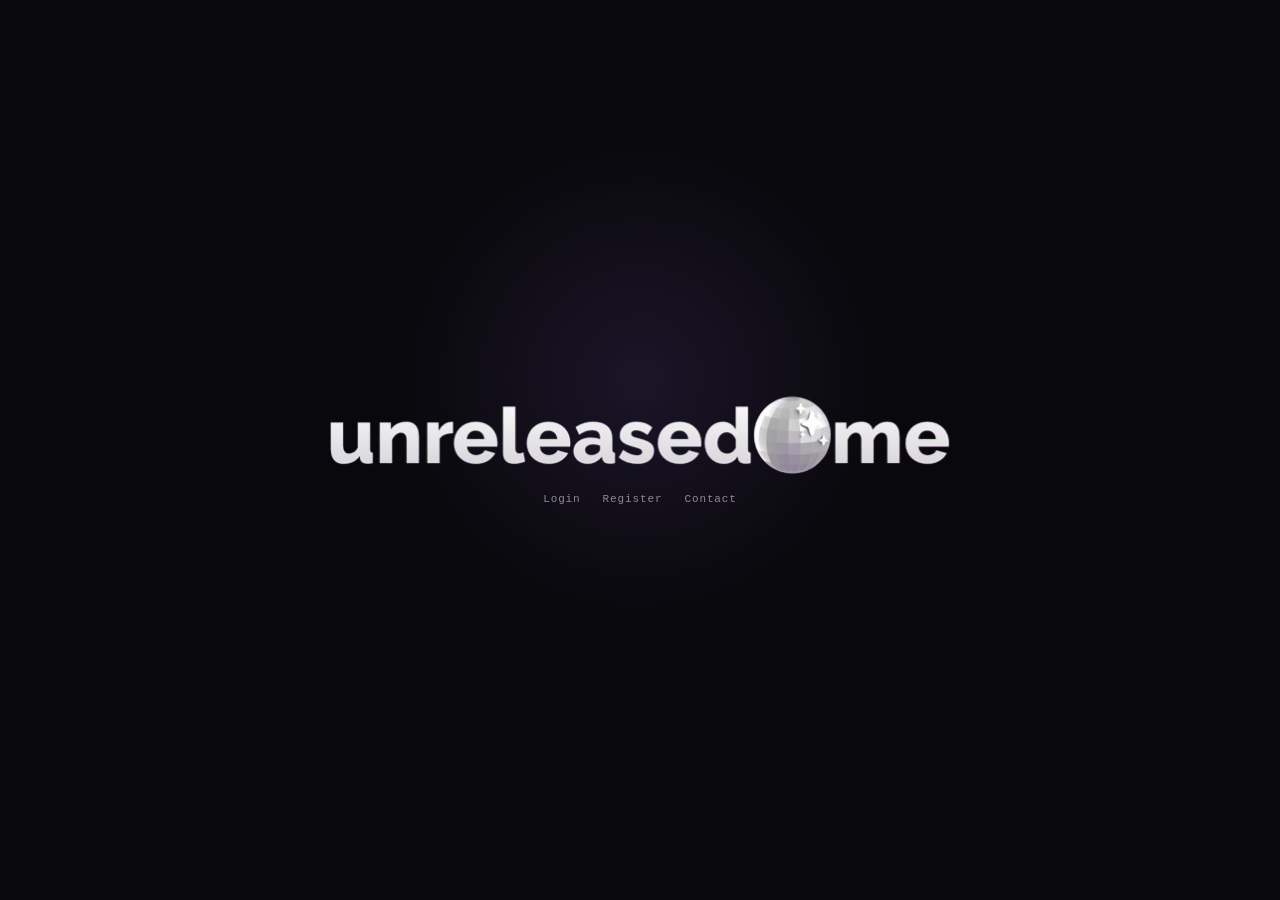
<file: index.html>
<!doctype html>
<html lang="en">
  <head>
    <meta charset="UTF-8" />
    <meta name="viewport" content="width=device-width, initial-scale=1.0" />
    <meta name="description" content="Unreleased.me" />
    <title>unreleased.me</title>
    <link rel="stylesheet" href="styles.css" />
  </head>
  <body>
    <main class="landing-page">
      <div class="landing-content">
        <div class="landing-logo">
          <img src="assets/unreleased-logo.png" alt="Unreleased.me" />
        </div>
        <nav class="landing-links" aria-label="Main navigation">
          <a href="login.html">Login</a>
          <a href="register.html">Register</a>
          <a href="contact.html">Contact</a>
        </nav>
      </div>
    </main>
  </body>
</html>
</file>
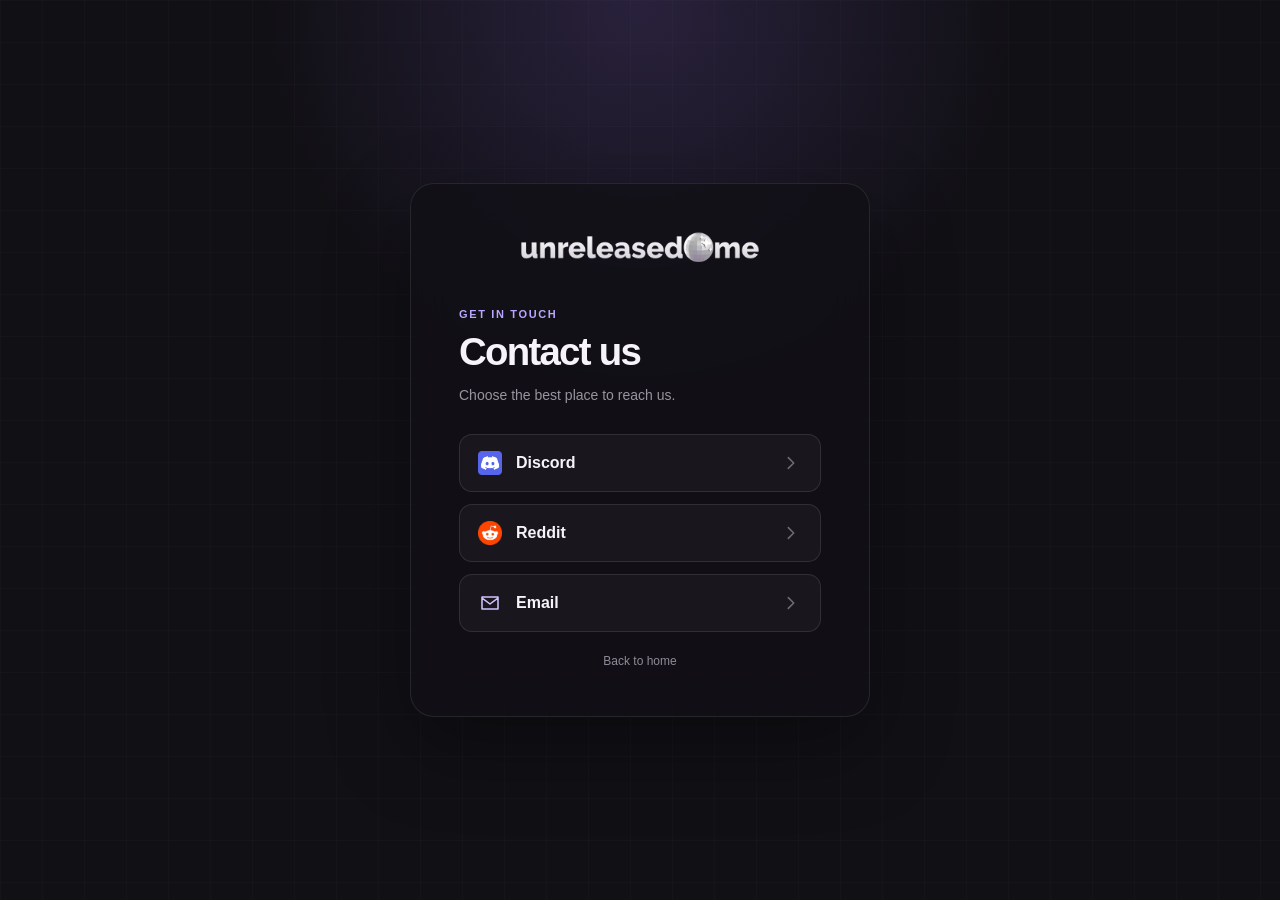
<file: contact.html>
<!doctype html>
<html lang="en">
  <head>
    <meta charset="UTF-8" />
    <meta name="viewport" content="width=device-width, initial-scale=1.0" />
    <meta name="description" content="Contact Unreleased.me." />
    <title>Contact | unreleased.me</title>
    <link rel="stylesheet" href="styles.css" />
  </head>
  <body>
    <main class="login-page contact-page">
      <section class="form-panel">
        <div class="form-wrap">
          <a class="form-brand" href="index.html" aria-label="Unreleased.me home">
            <img src="assets/unreleased-logo.png" alt="Unreleased.me" />
          </a>

          <div class="form-heading">
            <p class="form-heading__kicker">Get in touch</p>
            <h1>Contact us</h1>
            <p>Choose the best place to reach us.</p>
          </div>

          <div class="contact-options">
            <a class="contact-button contact-button--discord" href="https://discord.gg/4EZWnXbHEE" target="_blank" rel="noopener noreferrer">
              <span class="contact-image-icon" aria-hidden="true">
                <img src="assets/discord-logo.png" alt="" />
              </span>
              <span>Discord</span>
              <svg class="contact-arrow" viewBox="0 0 20 20" aria-hidden="true"><path d="m7 4 6 6-6 6" /></svg>
            </a>

            <a class="contact-button contact-button--reddit" href="https://www.reddit.com/r/UnreleasedDisco/" target="_blank" rel="noopener noreferrer">
              <span class="contact-image-icon contact-image-icon--reddit" aria-hidden="true">
                <img src="assets/reddit-logo.png" alt="" />
              </span>
              <span>Reddit</span>
              <svg class="contact-arrow" viewBox="0 0 20 20" aria-hidden="true"><path d="m7 4 6 6-6 6" /></svg>
            </a>

            <button class="contact-button contact-button--email" type="button" aria-expanded="false" aria-controls="contact-email-display">
              <svg viewBox="0 0 24 24" aria-hidden="true">
                <path d="M4 6h16v12H4zM4 7l8 6 8-6" />
              </svg>
              <span>Email</span>
              <svg class="contact-arrow" viewBox="0 0 20 20" aria-hidden="true"><path d="m7 4 6 6-6 6" /></svg>
            </button>
          </div>

          <div class="contact-email-display" id="contact-email-display" hidden>
            <span>Email us at</span>
            <a href="mailto:unreleaseddotme@gmail.com">unreleaseddotme@gmail.com</a>
          </div>

          <a class="page-back-link" href="index.html">Back to home</a>
        </div>
      </section>
    </main>

    <script src="contact.js"></script>
  </body>
</html>
</file>
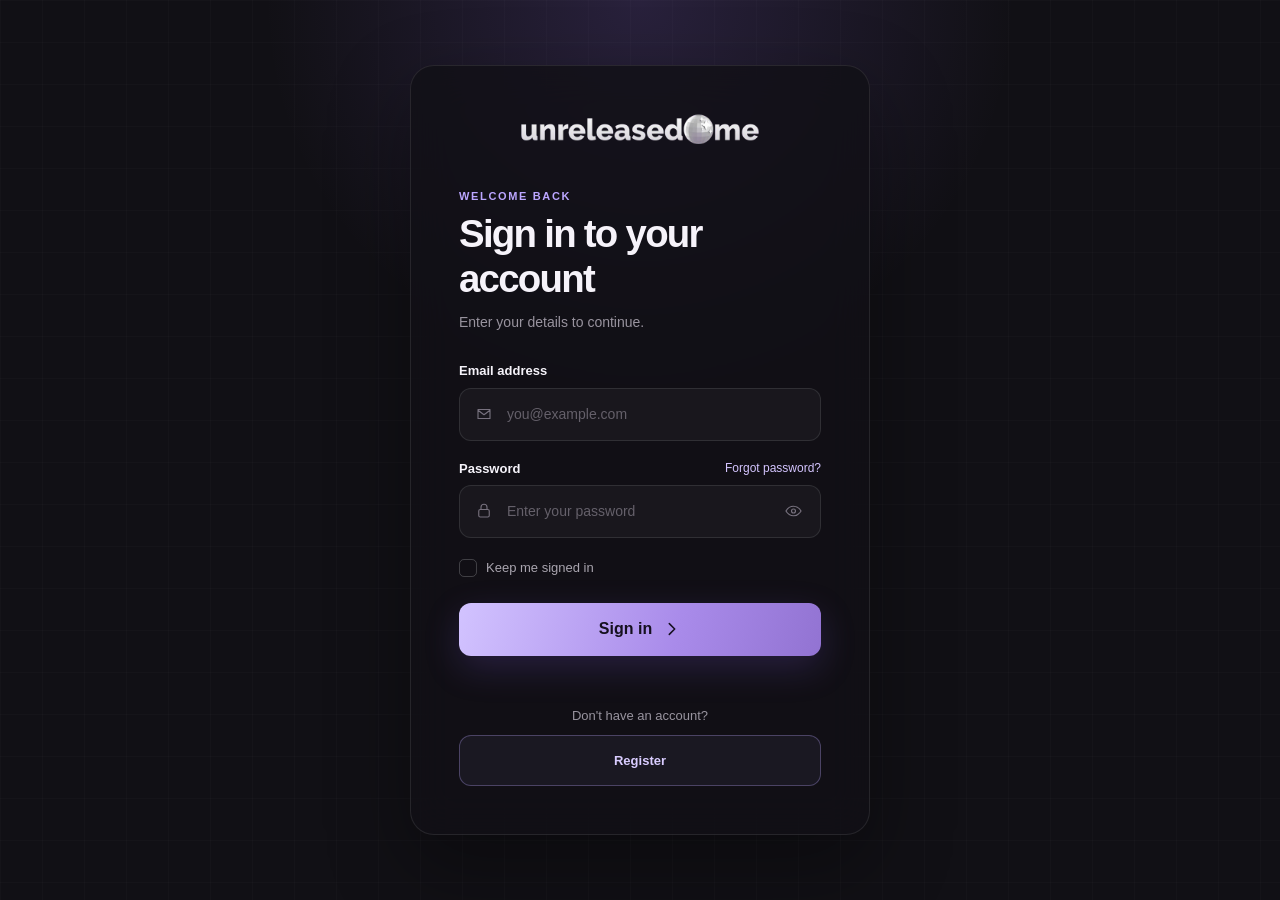
<file: login.html>
<!doctype html>
<html lang="en">
  <head>
    <meta charset="UTF-8" />
    <meta name="viewport" content="width=device-width, initial-scale=1.0" />
    <meta name="description" content="Sign in to Unreleased.me." />
    <title>Sign in | unreleased.me</title>
    <link rel="stylesheet" href="styles.css" />
  </head>
  <body>
    <main class="login-page">
      <section class="form-panel">
        <div class="form-wrap">
          <a class="form-brand" href="index.html" aria-label="Unreleased.me home">
            <img src="assets/unreleased-logo.png" alt="Unreleased.me" />
          </a>

          <div class="form-heading">
            <p class="form-heading__kicker">Welcome back</p>
            <h1>Sign in to your account</h1>
            <p>Enter your details to continue.</p>
          </div>

          <form id="login-form" novalidate>
            <div class="field">
              <label for="email">Email address</label>
              <div class="input-wrap">
                <svg viewBox="0 0 24 24" aria-hidden="true">
                  <path d="M4 6h16v12H4zM4 7l8 6 8-6" />
                </svg>
                <input id="email" name="email" type="email" placeholder="you@example.com" autocomplete="email" required />
              </div>
              <span class="field-error" id="email-error">Enter a valid email address.</span>
            </div>

            <div class="field">
              <div class="label-row">
                <label for="password">Password</label>
                <a href="#">Forgot password?</a>
              </div>
              <div class="input-wrap">
                <svg viewBox="0 0 24 24" aria-hidden="true">
                  <rect x="5" y="10" width="14" height="10" rx="2" />
                  <path d="M8 10V7a4 4 0 0 1 8 0v3" />
                </svg>
                <input id="password" name="password" type="password" placeholder="Enter your password" autocomplete="current-password" minlength="8" required />
                <button class="password-toggle" type="button" aria-label="Show password" aria-pressed="false">
                  <svg viewBox="0 0 24 24" aria-hidden="true">
                    <path d="M2.5 12s3.5-6 9.5-6 9.5 6 9.5 6-3.5 6-9.5 6-9.5-6-9.5-6Z" />
                    <circle cx="12" cy="12" r="2.5" />
                  </svg>
                </button>
              </div>
              <span class="field-error" id="password-error">Password must be at least 8 characters.</span>
            </div>

            <label class="remember">
              <input type="checkbox" name="remember" />
              <span class="checkmark">
                <svg viewBox="0 0 12 10" aria-hidden="true"><path d="m1 5 3 3 7-7" /></svg>
              </span>
              Keep me signed in
            </label>

            <button class="submit-button" type="submit">
              <span>Sign in</span>
              <svg viewBox="0 0 20 20" aria-hidden="true"><path d="m7 4 6 6-6 6" /></svg>
            </button>

            <p class="form-status" role="status" aria-live="polite"></p>
          </form>

          <div class="register-area">
            <span>Don't have an account?</span>
            <a class="register-button" href="register.html">Register</a>
          </div>
        </div>
      </section>
    </main>

    <script src="script.js"></script>
  </body>
</html>
</file>
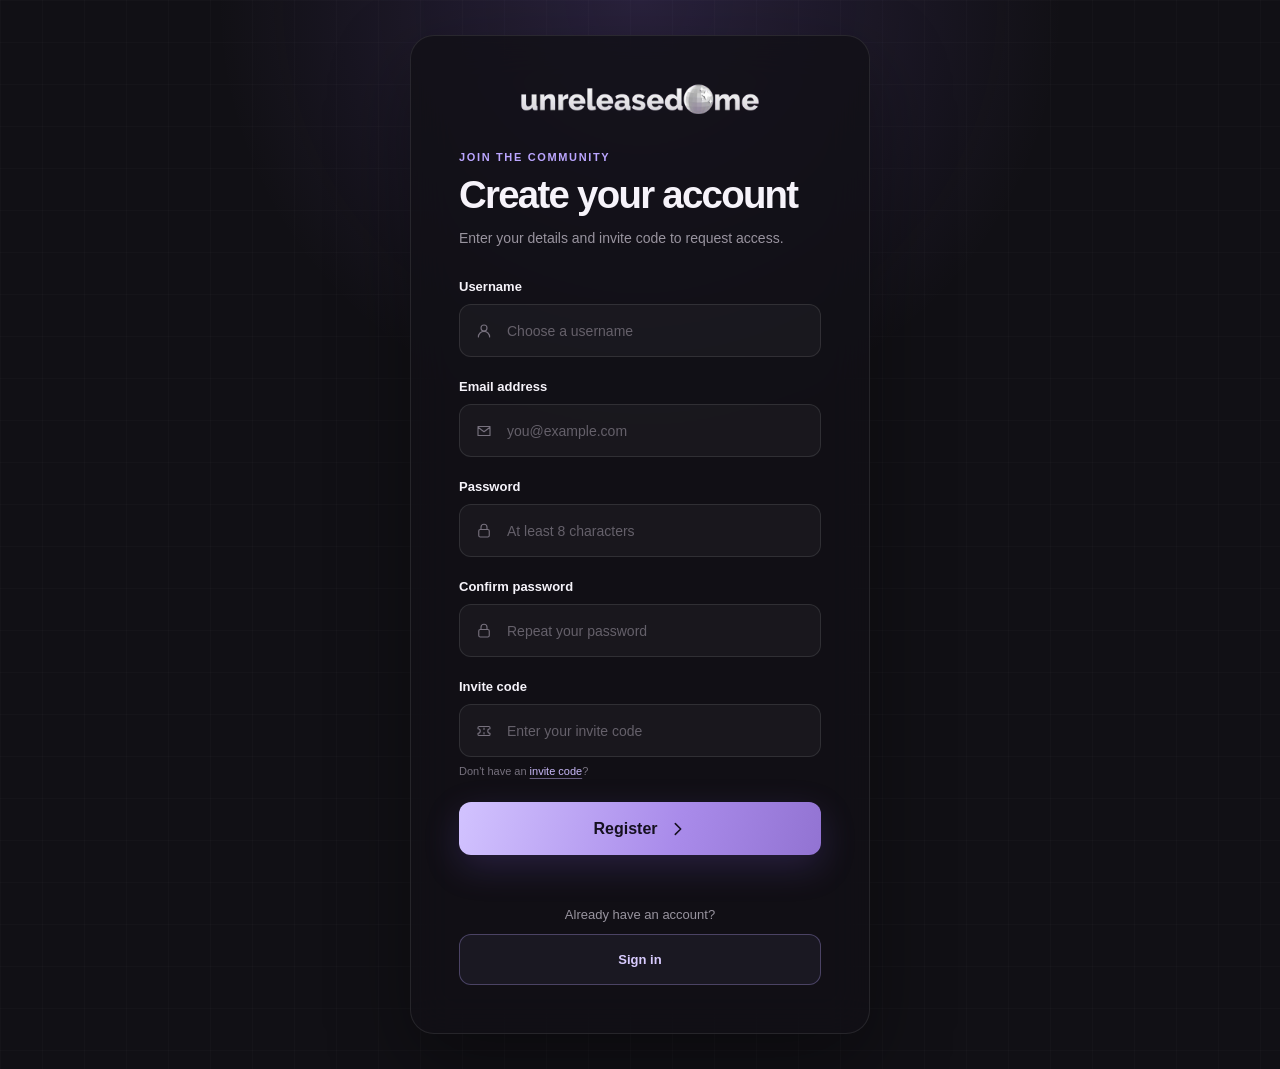
<file: register.html>
<!doctype html>
<html lang="en">
  <head>
    <meta charset="UTF-8" />
    <meta name="viewport" content="width=device-width, initial-scale=1.0" />
    <meta
      name="description"
      content="Register for access to Unreleased.me."
    />
    <title>Register | unreleased.me</title>
    <link rel="stylesheet" href="styles.css" />
  </head>
  <body>
    <main class="login-page register-page">
      <section class="form-panel">
        <div class="form-wrap">
          <a class="form-brand" href="index.html" aria-label="Unreleased.me home">
            <img src="assets/unreleased-logo.png" alt="Unreleased.me" />
          </a>

          <div class="form-heading">
            <p class="form-heading__kicker">Join the community</p>
            <h1>Create your account</h1>
            <p>Enter your details and invite code to request access.</p>
          </div>

          <form id="register-form" novalidate>
            <div class="field">
              <label for="username">Username</label>
              <div class="input-wrap">
                <svg viewBox="0 0 24 24" aria-hidden="true">
                  <circle cx="12" cy="8" r="4" />
                  <path d="M4.5 20a7.5 7.5 0 0 1 15 0" />
                </svg>
                <input
                  id="username"
                  name="username"
                  type="text"
                  placeholder="Choose a username"
                  autocomplete="username"
                  minlength="3"
                  maxlength="30"
                  required
                />
              </div>
              <span class="field-error" id="username-error">Username must be at least 3 characters.</span>
            </div>

            <div class="field">
              <label for="register-email">Email address</label>
              <div class="input-wrap">
                <svg viewBox="0 0 24 24" aria-hidden="true">
                  <path d="M4 6h16v12H4zM4 7l8 6 8-6" />
                </svg>
                <input
                  id="register-email"
                  name="email"
                  type="email"
                  placeholder="you@example.com"
                  autocomplete="email"
                  required
                />
              </div>
              <span class="field-error" id="register-email-error">Enter a valid email address.</span>
            </div>

            <div class="field">
              <label for="register-password">Password</label>
              <div class="input-wrap">
                <svg viewBox="0 0 24 24" aria-hidden="true">
                  <rect x="5" y="10" width="14" height="10" rx="2" />
                  <path d="M8 10V7a4 4 0 0 1 8 0v3" />
                </svg>
                <input
                  id="register-password"
                  name="password"
                  type="password"
                  placeholder="At least 8 characters"
                  autocomplete="new-password"
                  minlength="8"
                  maxlength="128"
                  required
                />
              </div>
              <span class="field-error" id="register-password-error">Password must be at least 8 characters.</span>
            </div>

            <div class="field">
              <label for="confirm-password">Confirm password</label>
              <div class="input-wrap">
                <svg viewBox="0 0 24 24" aria-hidden="true">
                  <rect x="5" y="10" width="14" height="10" rx="2" />
                  <path d="M8 10V7a4 4 0 0 1 8 0v3" />
                </svg>
                <input
                  id="confirm-password"
                  name="confirmPassword"
                  type="password"
                  placeholder="Repeat your password"
                  autocomplete="new-password"
                  minlength="8"
                  maxlength="128"
                  required
                />
              </div>
              <span class="field-error" id="confirm-password-error">Passwords must match.</span>
            </div>

            <div class="field invite-field">
              <label for="invite-code">Invite code</label>
              <div class="input-wrap">
                <svg viewBox="0 0 24 24" aria-hidden="true">
                  <path d="M4 7.5A1.5 1.5 0 0 1 5.5 6h13A1.5 1.5 0 0 1 20 7.5V9a3 3 0 0 0 0 6v1.5a1.5 1.5 0 0 1-1.5 1.5h-13A1.5 1.5 0 0 1 4 16.5V15a3 3 0 0 0 0-6V7.5Z" />
                  <path d="M12 8v2M12 14v2" />
                </svg>
                <input
                  id="invite-code"
                  name="inviteCode"
                  type="text"
                  placeholder="Enter your invite code"
                  autocomplete="off"
                  required
                />
              </div>
              <span class="field-error" id="invite-code-error">Enter your invite code.</span>
              <p class="invite-note">Don't have an <a href="wiki.html">invite code</a>?</p>
            </div>

            <button class="submit-button" type="submit">
              <span>Register</span>
              <svg viewBox="0 0 20 20" aria-hidden="true"><path d="m7 4 6 6-6 6" /></svg>
            </button>

            <p class="form-status" role="status" aria-live="polite"></p>
          </form>

          <div class="register-area">
            <span>Already have an account?</span>
            <a class="register-button" href="login.html">Sign in</a>
          </div>
        </div>
      </section>
    </main>

    <script src="register.js"></script>
  </body>
</html>
</file>
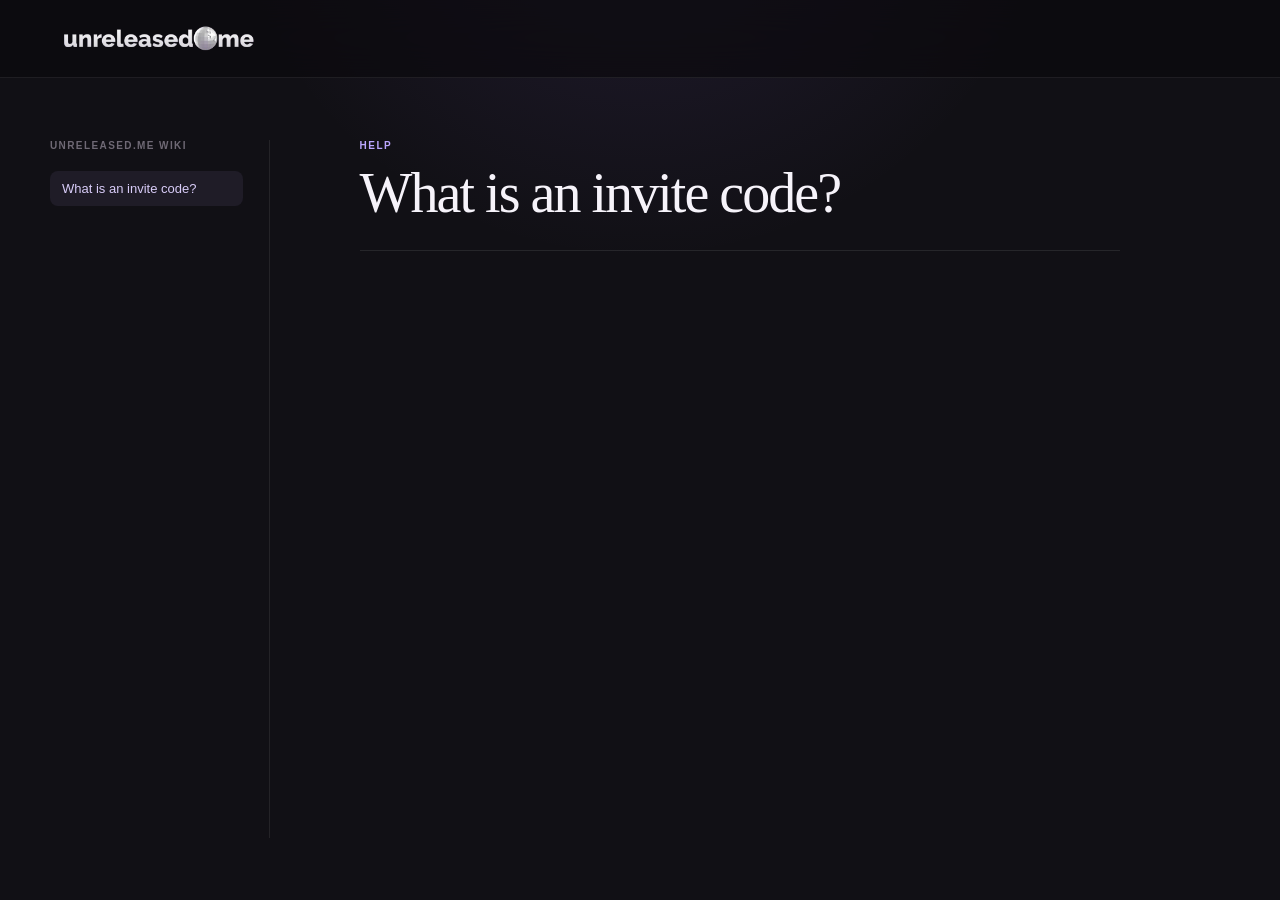
<file: wiki.html>
<!doctype html>
<html lang="en">
  <head>
    <meta charset="UTF-8" />
    <meta name="viewport" content="width=device-width, initial-scale=1.0" />
    <meta name="description" content="Unreleased.me invite code information." />
    <title>Wiki | unreleased.me</title>
    <link rel="stylesheet" href="styles.css" />
  </head>
  <body>
    <main class="wiki-page">
      <header class="wiki-header">
        <a class="wiki-brand" href="index.html" aria-label="Unreleased.me home">
          <img src="assets/unreleased-logo.png" alt="Unreleased.me" />
        </a>
      </header>

      <div class="wiki-layout">
        <aside class="wiki-sidebar" aria-label="Article navigation">
          <span class="wiki-sidebar__label">Unreleased.me Wiki</span>
          <a class="wiki-sidebar__item is-active" href="#">What is an invite code?</a>
        </aside>

        <article class="wiki-article">
          <p class="wiki-eyebrow">Help</p>
          <h1>What is an invite code?</h1>
          <div class="wiki-rule"></div>
          <section class="wiki-section">
            <div class="wiki-placeholder" aria-label="Placeholder for future invite code information"></div>
          </section>
        </article>
      </div>
    </main>
  </body>
</html>
</file>
<file: styles.css>
:root {
  color-scheme: dark;
  font-family: Inter, ui-sans-serif, -apple-system, BlinkMacSystemFont, "Segoe UI", sans-serif;
  --bg: #08070b;
  --panel: #111015;
  --card: #16141b;
  --text: #f6f3fa;
  --muted: #99949f;
  --line: rgba(255, 255, 255, 0.1);
  --accent: #bba6ff;
  --accent-strong: #9474f2;
  --error: #ff8f9a;
}

* {
  box-sizing: border-box;
}

html {
  min-width: 320px;
  background: var(--bg);
}

body {
  min-height: 100vh;
  margin: 0;
  background: var(--bg);
  color: var(--text);
}

button,
input {
  font: inherit;
}

button,
a,
input,
label {
  -webkit-tap-highlight-color: transparent;
}

a {
  color: inherit;
  text-decoration: none;
}

.login-page {
  display: grid;
  min-height: 100vh;
  grid-template-columns: minmax(420px, 1.08fr) minmax(520px, 0.92fr);
}

.brand-panel {
  position: relative;
  display: flex;
  min-height: 100vh;
  overflow: hidden;
  flex-direction: column;
  padding: clamp(38px, 5vw, 72px);
  background:
    radial-gradient(circle at 78% 22%, rgba(143, 108, 221, 0.22), transparent 26%),
    radial-gradient(circle at 16% 80%, rgba(99, 74, 153, 0.16), transparent 31%),
    linear-gradient(145deg, #0e0c13 0%, #09080d 64%, #0d0a12 100%);
  isolation: isolate;
}

.brand-panel::before {
  position: absolute;
  z-index: -1;
  top: -20%;
  right: -17%;
  width: 68%;
  aspect-ratio: 1;
  border: 1px solid rgba(255, 255, 255, 0.08);
  border-radius: 50%;
  box-shadow:
    0 0 0 80px rgba(255, 255, 255, 0.015),
    0 0 0 160px rgba(255, 255, 255, 0.012);
  content: "";
}

.brand-panel::after {
  position: absolute;
  z-index: -1;
  inset: 0;
  background-image: radial-gradient(rgba(255, 255, 255, 0.19) 0.7px, transparent 0.7px);
  background-size: 30px 30px;
  content: "";
  opacity: 0.16;
  mask-image: linear-gradient(to bottom right, black, transparent 63%);
}

.brand-panel__glow {
  position: absolute;
  z-index: -1;
  border-radius: 50%;
  filter: blur(2px);
}

.brand-panel__glow--one {
  top: 18%;
  right: 12%;
  width: 8px;
  height: 8px;
  background: white;
  box-shadow: 0 0 28px 9px rgba(207, 192, 255, 0.65);
}

.brand-panel__glow--two {
  bottom: 29%;
  left: 17%;
  width: 5px;
  height: 5px;
  background: #c8b6ff;
  box-shadow: 0 0 21px 7px rgba(175, 143, 255, 0.48);
}

.brand {
  display: block;
  width: min(320px, 55%);
  aspect-ratio: 623 / 79;
  overflow: hidden;
}

.brand img,
.mobile-brand img {
  display: block;
  width: 139%;
  height: auto;
  object-fit: contain;
  transform: translate(-14.2%, -38.5%);
}

.brand-copy {
  max-width: 710px;
  margin: auto 0;
  padding: 64px 0;
}

.eyebrow {
  display: flex;
  align-items: center;
  gap: 11px;
  margin: 0 0 28px;
  color: #cfc4ea;
  font-size: 11px;
  font-weight: 700;
  letter-spacing: 0.17em;
  text-transform: uppercase;
}

.eyebrow span {
  width: 30px;
  height: 1px;
  background: var(--accent);
  box-shadow: 0 0 8px rgba(187, 166, 255, 0.75);
}

.brand-copy h1 {
  max-width: 680px;
  margin: 0;
  font-size: clamp(52px, 5.8vw, 92px);
  font-weight: 500;
  letter-spacing: -0.066em;
  line-height: 0.96;
}

.brand-copy h1 em {
  background: linear-gradient(100deg, #ffffff 5%, #bba7ed 63%, #7f67ad 100%);
  background-clip: text;
  -webkit-background-clip: text;
  color: transparent;
  font-family: Georgia, "Times New Roman", serif;
  font-weight: 400;
}

.brand-copy__body {
  max-width: 530px;
  margin: 29px 0 0;
  color: #9c97a4;
  font-size: clamp(15px, 1.3vw, 18px);
  line-height: 1.72;
}

.now-playing {
  display: flex;
  width: min(510px, 100%);
  align-items: center;
  gap: 16px;
  padding: 14px 17px;
  border: 1px solid rgba(255, 255, 255, 0.09);
  border-radius: 18px;
  background: rgba(255, 255, 255, 0.035);
  backdrop-filter: blur(18px);
}

.album-art {
  position: relative;
  display: grid;
  width: 51px;
  height: 51px;
  flex: 0 0 auto;
  place-items: center;
  border-radius: 14px;
  background: linear-gradient(145deg, #bba8e9, #4b3d64 48%, #1e1928);
  overflow: hidden;
}

.album-art::before {
  position: absolute;
  width: 52px;
  height: 52px;
  border: 1px solid rgba(255, 255, 255, 0.27);
  border-radius: 50%;
  content: "";
  transform: translate(15px, -12px);
}

.album-art__ring {
  width: 28px;
  height: 28px;
  border: 1px solid rgba(255, 255, 255, 0.39);
  border-radius: 50%;
}

.album-art__center {
  position: absolute;
  width: 7px;
  height: 7px;
  border-radius: 50%;
  background: #f5efff;
}

.track-info {
  display: grid;
  min-width: 0;
  gap: 4px;
}

.track-info__label {
  color: #8f8899;
  font-size: 10px;
  font-weight: 700;
  letter-spacing: 0.13em;
  text-transform: uppercase;
}

.track-info strong {
  overflow: hidden;
  font-size: 13px;
  font-weight: 500;
  text-overflow: ellipsis;
  white-space: nowrap;
}

.equalizer {
  display: flex;
  height: 22px;
  align-items: center;
  gap: 3px;
  margin-left: auto;
}

.equalizer i {
  width: 2px;
  height: 40%;
  border-radius: 5px;
  background: #bcaaf1;
  animation: sound 1.05s ease-in-out infinite alternate;
}

.equalizer i:nth-child(2) { height: 80%; animation-delay: -0.7s; }
.equalizer i:nth-child(3) { height: 100%; animation-delay: -0.25s; }
.equalizer i:nth-child(4) { height: 60%; animation-delay: -0.9s; }
.equalizer i:nth-child(5) { height: 35%; animation-delay: -0.4s; }

@keyframes sound {
  to { height: 20%; opacity: 0.45; }
}

.brand-footer {
  margin: 27px 0 0;
  color: #6f6a75;
  font-size: 11px;
  letter-spacing: 0.07em;
}

.form-panel {
  display: grid;
  min-height: 100vh;
  place-items: center;
  padding: 55px clamp(34px, 6vw, 98px);
  border-left: 1px solid rgba(255, 255, 255, 0.07);
  background:
    linear-gradient(rgba(255, 255, 255, 0.015) 1px, transparent 1px),
    linear-gradient(90deg, rgba(255, 255, 255, 0.015) 1px, transparent 1px),
    #111015;
  background-size: 42px 42px;
}

.form-wrap {
  width: min(440px, 100%);
}

.mobile-brand {
  display: none;
  aspect-ratio: 623 / 79;
  overflow: hidden;
}

.form-heading__kicker {
  margin: 0 0 10px;
  color: var(--accent);
  font-size: 11px;
  font-weight: 750;
  letter-spacing: 0.15em;
  text-transform: uppercase;
}

.form-heading h2 {
  margin: 0;
  font-size: clamp(30px, 3vw, 40px);
  font-weight: 580;
  letter-spacing: -0.045em;
  line-height: 1.15;
}

.form-heading h1 {
  margin: 0;
  font-size: clamp(30px, 3vw, 40px);
  font-weight: 580;
  letter-spacing: -0.045em;
  line-height: 1.15;
}

.form-heading > p:last-child {
  margin: 13px 0 31px;
  color: var(--muted);
  font-size: 14px;
}

.form-heading a,
.label-row a,
.legal a {
  color: #d5c5ff;
  transition: color 160ms ease;
}

.form-heading a:hover,
.label-row a:hover,
.legal a:hover {
  color: #ffffff;
}

.social-button,
.submit-button {
  display: flex;
  width: 100%;
  height: 53px;
  align-items: center;
  justify-content: center;
  gap: 11px;
  border-radius: 12px;
  cursor: pointer;
  font-weight: 650;
}

.social-button {
  border: 1px solid var(--line);
  background: rgba(255, 255, 255, 0.045);
  color: var(--text);
  transition: border-color 160ms ease, background 160ms ease, transform 160ms ease;
}

.social-button:hover {
  border-color: rgba(255, 255, 255, 0.22);
  background: rgba(255, 255, 255, 0.07);
  transform: translateY(-1px);
}

.social-button svg {
  width: 19px;
}

.divider {
  display: flex;
  align-items: center;
  gap: 14px;
  margin: 26px 0;
  color: #746f7a;
  font-size: 11px;
  white-space: nowrap;
}

.divider::before,
.divider::after {
  width: 100%;
  height: 1px;
  background: var(--line);
  content: "";
}

.field {
  margin-bottom: 20px;
}

.field label,
.label-row {
  font-size: 13px;
  font-weight: 600;
}

.label-row {
  display: flex;
  align-items: center;
  justify-content: space-between;
}

.label-row a {
  font-size: 12px;
  font-weight: 500;
}

.input-wrap {
  position: relative;
  margin-top: 9px;
}

.input-wrap > svg {
  position: absolute;
  top: 50%;
  left: 16px;
  width: 18px;
  height: 18px;
  fill: none;
  stroke: #77717e;
  stroke-linecap: round;
  stroke-linejoin: round;
  stroke-width: 1.5;
  transform: translateY(-50%);
  pointer-events: none;
}

.input-wrap input {
  width: 100%;
  height: 53px;
  padding: 0 48px 0 47px;
  border: 1px solid var(--line);
  border-radius: 12px;
  outline: none;
  background: rgba(255, 255, 255, 0.035);
  color: var(--text);
  font-size: 14px;
  transition: border-color 160ms ease, box-shadow 160ms ease, background 160ms ease;
}

.input-wrap input::placeholder {
  color: #65606a;
}

.input-wrap input:focus {
  border-color: rgba(187, 166, 255, 0.7);
  background: rgba(255, 255, 255, 0.05);
  box-shadow: 0 0 0 3px rgba(148, 116, 242, 0.11);
}

.password-toggle {
  position: absolute;
  top: 50%;
  right: 10px;
  display: grid;
  width: 35px;
  height: 35px;
  place-items: center;
  border: 0;
  border-radius: 8px;
  background: transparent;
  color: #77717e;
  cursor: pointer;
  transform: translateY(-50%);
}

.password-toggle:hover {
  background: rgba(255, 255, 255, 0.06);
  color: white;
}

.password-toggle svg {
  width: 19px;
  fill: none;
  stroke: currentColor;
  stroke-width: 1.5;
}

.field-error {
  display: none;
  margin-top: 7px;
  color: var(--error);
  font-size: 11px;
}

.field.invalid .field-error {
  display: block;
}

.field.invalid input {
  border-color: rgba(255, 104, 117, 0.62);
}

.remember {
  display: inline-flex;
  align-items: center;
  gap: 9px;
  margin: 1px 0 26px;
  color: #aaa5af;
  cursor: pointer;
  font-size: 13px;
}

.remember input {
  position: absolute;
  width: 1px;
  height: 1px;
  opacity: 0;
}

.checkmark {
  display: grid;
  width: 18px;
  height: 18px;
  place-items: center;
  border: 1px solid rgba(255, 255, 255, 0.2);
  border-radius: 5px;
  transition: background 160ms ease, border-color 160ms ease;
}

.checkmark svg {
  width: 11px;
  fill: none;
  stroke: #15101f;
  stroke-linecap: round;
  stroke-linejoin: round;
  stroke-width: 2;
  opacity: 0;
}

.remember input:checked + .checkmark {
  border-color: var(--accent);
  background: var(--accent);
}

.remember input:checked + .checkmark svg {
  opacity: 1;
}

.remember input:focus-visible + .checkmark {
  outline: 2px solid var(--accent);
  outline-offset: 3px;
}

.submit-button {
  border: 0;
  background: linear-gradient(105deg, #d2c3ff 0%, #a98bea 60%, #9273d2 100%);
  box-shadow: 0 12px 35px rgba(119, 80, 194, 0.24);
  color: #15101f;
  transition: box-shadow 170ms ease, filter 170ms ease, transform 170ms ease;
}

.submit-button:hover {
  box-shadow: 0 15px 38px rgba(119, 80, 194, 0.36);
  filter: brightness(1.06);
  transform: translateY(-1px);
}

.submit-button:active,
.social-button:active {
  transform: translateY(0);
}

.submit-button svg {
  width: 18px;
  fill: none;
  stroke: currentColor;
  stroke-linecap: round;
  stroke-linejoin: round;
  stroke-width: 1.7;
  transition: transform 170ms ease;
}

.submit-button:hover svg {
  transform: translateX(3px);
}

.form-status {
  min-height: 17px;
  margin: 11px 0 0;
  color: #cbb9fa;
  font-size: 12px;
  text-align: center;
}

.legal {
  margin: 18px 0 0;
  color: #68636d;
  font-size: 11px;
  line-height: 1.5;
  text-align: center;
}

button:focus-visible,
a:focus-visible {
  outline: 2px solid var(--accent);
  outline-offset: 3px;
}

@media (max-width: 980px) {
  .login-page {
    grid-template-columns: 0.8fr 1fr;
  }

  .brand-panel {
    padding: 40px;
  }

  .brand {
    width: 250px;
  }

  .brand-copy h1 {
    font-size: clamp(48px, 7vw, 68px);
  }

  .now-playing {
    display: none;
  }

  .brand-footer {
    margin-top: auto;
  }
}

@media (max-width: 760px) {
  .login-page {
    display: block;
  }

  .brand-panel {
    display: none;
  }

  .form-panel {
    min-height: 100svh;
    padding: 42px 24px;
    border: 0;
    background:
      radial-gradient(circle at 50% -10%, rgba(145, 108, 230, 0.2), transparent 32%),
      #111015;
  }

  .mobile-brand {
    display: block;
    width: 235px;
    margin: 0 auto 58px;
  }
}

@media (max-width: 430px) {
  .form-panel {
    padding: 34px 19px;
  }

  .mobile-brand {
    width: 210px;
    margin-bottom: 47px;
  }

  .form-heading h2 {
    font-size: 29px;
  }
}

@media (prefers-reduced-motion: reduce) {
  *,
  *::before,
  *::after {
    scroll-behavior: auto !important;
    animation-duration: 0.01ms !important;
    animation-iteration-count: 1 !important;
    transition-duration: 0.01ms !important;
  }
}

/* Single-panel login layout */
.login-page {
  display: block;
}

.form-panel {
  padding: 50px 24px;
  border-left: 0;
  background:
    radial-gradient(circle at 50% 0%, rgba(145, 108, 230, 0.19), transparent 34%),
    linear-gradient(rgba(255, 255, 255, 0.015) 1px, transparent 1px),
    linear-gradient(90deg, rgba(255, 255, 255, 0.015) 1px, transparent 1px),
    #111015;
  background-size: 100% 100%, 42px 42px, 42px 42px, auto;
}

.form-wrap {
  width: min(460px, 100%);
  padding: clamp(30px, 5vw, 48px);
  border: 1px solid rgba(255, 255, 255, 0.09);
  border-radius: 24px;
  background: rgba(18, 16, 23, 0.82);
  box-shadow: 0 30px 80px rgba(0, 0, 0, 0.34);
  backdrop-filter: blur(20px);
}

.form-brand {
  display: block;
  width: 238px;
  aspect-ratio: 623 / 79;
  margin: 0 auto 46px;
  overflow: hidden;
}

.form-brand img {
  display: block;
  width: 139%;
  height: auto;
  object-fit: contain;
  transform: translate(-14.2%, -38.5%);
}

.register-area {
  display: grid;
  gap: 12px;
  margin-top: 24px;
  color: var(--muted);
  font-size: 13px;
  text-align: center;
}

.register-button {
  display: flex;
  width: 100%;
  height: 51px;
  align-items: center;
  justify-content: center;
  border: 1px solid rgba(187, 166, 255, 0.3);
  border-radius: 12px;
  background: rgba(187, 166, 255, 0.06);
  color: #d9ccff;
  font-weight: 650;
  transition: border-color 160ms ease, background 160ms ease, color 160ms ease, transform 160ms ease;
}

.register-button:hover {
  border-color: rgba(187, 166, 255, 0.64);
  background: rgba(187, 166, 255, 0.11);
  color: white;
  transform: translateY(-1px);
}

.register-button:active {
  transform: translateY(0);
}

.invite-field {
  margin-bottom: 25px;
}

.invite-note {
  margin: 8px 0 0;
  color: #77717e;
  font-size: 11px;
}

.invite-note a {
  color: #c9b8f8;
  text-decoration: underline;
  text-decoration-color: rgba(201, 184, 248, 0.45);
  text-underline-offset: 3px;
}

.invite-note a:hover {
  color: white;
}

.register-page .form-panel {
  padding-top: 35px;
  padding-bottom: 35px;
}

.register-page .form-brand {
  margin-bottom: 37px;
}

@media (max-width: 760px) {
  .form-panel {
    padding: 30px 20px;
  }

  .form-wrap {
    padding: 35px 28px;
  }

  .form-brand {
    width: 220px;
    margin-bottom: 42px;
  }
}

@media (max-width: 430px) {
  .form-panel {
    padding: 18px 14px;
  }

  .form-wrap {
    padding: 31px 22px;
    border-radius: 20px;
  }

  .form-brand {
    width: 200px;
    margin-bottom: 38px;
  }
}

.wiki-page {
  min-height: 100vh;
  background:
    radial-gradient(circle at 50% -18%, rgba(145, 108, 230, 0.14), transparent 34%),
    #111015;
}

.wiki-header {
  display: flex;
  height: 78px;
  align-items: center;
  justify-content: space-between;
  padding: 0 clamp(24px, 5vw, 70px);
  border-bottom: 1px solid rgba(255, 255, 255, 0.08);
  background: rgba(12, 11, 15, 0.72);
  backdrop-filter: blur(18px);
}

.wiki-brand {
  display: block;
  width: 190px;
  aspect-ratio: 623 / 79;
  overflow: hidden;
}

.wiki-brand img {
  display: block;
  width: 139%;
  height: auto;
  transform: translate(-14.2%, -38.5%);
}

.wiki-layout {
  display: grid;
  width: min(1180px, calc(100% - 48px));
  min-height: calc(100vh - 78px);
  grid-template-columns: 220px minmax(0, 1fr);
  gap: clamp(40px, 7vw, 90px);
  margin: 0 auto;
  padding: 62px 0;
}

.wiki-sidebar {
  display: flex;
  flex-direction: column;
  gap: 8px;
  padding-right: 26px;
  border-right: 1px solid rgba(255, 255, 255, 0.08);
}

.wiki-sidebar__label {
  margin-bottom: 12px;
  color: #6f6975;
  font-size: 10px;
  font-weight: 700;
  letter-spacing: 0.14em;
  text-transform: uppercase;
}

.wiki-sidebar__item {
  padding: 10px 12px;
  border-radius: 8px;
  color: #96909c;
  font-size: 13px;
}

.wiki-sidebar__item.is-active {
  background: rgba(187, 166, 255, 0.08);
  color: #d8ccf8;
}

.wiki-article {
  max-width: 760px;
}

.wiki-eyebrow {
  margin: 0 0 10px;
  color: var(--accent);
  font-size: 10px;
  font-weight: 700;
  letter-spacing: 0.15em;
  text-transform: uppercase;
}

.wiki-article h1 {
  margin: 0;
  font-family: Georgia, "Times New Roman", serif;
  font-size: clamp(38px, 5vw, 56px);
  font-weight: 400;
  letter-spacing: -0.035em;
}

.wiki-rule {
  width: 100%;
  height: 1px;
  margin-top: 25px;
  background: rgba(255, 255, 255, 0.09);
}

.wiki-placeholder {
  min-height: 420px;
}

.wiki-section {
  padding-top: 34px;
}

.wiki-section h2 {
  margin: 0;
  color: #eeeaf3;
  font-size: clamp(22px, 3vw, 28px);
  font-weight: 560;
  letter-spacing: -0.025em;
}

@media (max-width: 700px) {
  .wiki-header {
    height: 68px;
    padding: 0 20px;
  }

  .wiki-brand {
    width: 158px;
  }

  .wiki-layout {
    display: block;
    width: calc(100% - 40px);
    padding: 38px 0;
  }

  .wiki-sidebar {
    display: none;
  }
}

.landing-page {
  display: grid;
  min-height: 100svh;
  place-items: center;
  padding: 24px;
  font-family: Consolas, "Courier New", monospace;
  background:
    radial-gradient(circle at 50% 42%, rgba(145, 108, 230, 0.13), transparent 30%),
    #09080c;
}

.landing-content {
  display: grid;
  place-items: center;
}

.landing-logo {
  display: block;
  width: min(620px, 82vw);
  aspect-ratio: 623 / 79;
  overflow: hidden;
}

.landing-logo img {
  display: block;
  width: 139%;
  height: auto;
  transform: translate(-14.2%, -38.5%);
}

.landing-links {
  display: flex;
  align-items: center;
  gap: 22px;
  margin-top: 19px;
  color: #8e8994;
  font-size: 11px;
  letter-spacing: 0.08em;
}

.landing-links a {
  transition: color 160ms ease;
}

.landing-links a:hover {
  color: white;
}

.textarea-wrap textarea {
  width: 100%;
  min-height: 132px;
  resize: vertical;
  padding: 16px 16px 16px 47px;
  border: 1px solid var(--line);
  border-radius: 12px;
  outline: none;
  background: rgba(255, 255, 255, 0.035);
  color: var(--text);
  font: inherit;
  font-size: 14px;
  line-height: 1.55;
  transition: border-color 160ms ease, box-shadow 160ms ease, background 160ms ease;
}

.textarea-wrap > svg {
  top: 18px;
  transform: none;
}

.textarea-wrap textarea::placeholder {
  color: #65606a;
}

.textarea-wrap textarea:focus {
  border-color: rgba(187, 166, 255, 0.7);
  background: rgba(255, 255, 255, 0.05);
  box-shadow: 0 0 0 3px rgba(148, 116, 242, 0.11);
}

.field.invalid textarea {
  border-color: rgba(255, 104, 117, 0.62);
}

.page-back-link {
  display: block;
  margin-top: 22px;
  color: #918b97;
  font-size: 12px;
  text-align: center;
  transition: color 160ms ease;
}

.page-back-link:hover {
  color: white;
}

.contact-options {
  display: grid;
  gap: 12px;
}

.contact-button {
  display: grid;
  width: 100%;
  min-height: 58px;
  grid-template-columns: 25px 1fr 20px;
  align-items: center;
  gap: 13px;
  padding: 0 18px;
  border: 1px solid var(--line);
  border-radius: 13px;
  background: rgba(255, 255, 255, 0.035);
  color: var(--text);
  cursor: pointer;
  font-weight: 650;
  text-align: left;
  transition: border-color 160ms ease, background 160ms ease, transform 160ms ease;
}

.contact-button:hover,
.contact-button.is-active {
  border-color: rgba(187, 166, 255, 0.45);
  background: rgba(187, 166, 255, 0.075);
  transform: translateY(-1px);
}

.contact-button > svg:first-child {
  width: 24px;
  height: 24px;
  fill: none;
  stroke: currentColor;
  stroke-linecap: round;
  stroke-linejoin: round;
  stroke-width: 1.55;
}

.contact-image-icon {
  display: block;
  width: 24px;
  height: 24px;
  overflow: hidden;
}

.contact-image-icon img {
  display: block;
  width: 41px;
  height: 41px;
  max-width: none;
  transform: translate(-8.5px, -8.5px);
}

.contact-image-icon--reddit img {
  width: 24px;
  height: 24px;
  transform: none;
}

.contact-button--discord > svg:first-child {
  color: #a99af7;
}

.contact-button--reddit > svg:first-child {
  color: #ff8a65;
}

.contact-button--email > svg:first-child {
  color: #d3c3ff;
}

.contact-arrow {
  width: 18px;
  fill: none;
  stroke: #716b78;
  stroke-linecap: round;
  stroke-linejoin: round;
  stroke-width: 1.7;
  transition: transform 160ms ease, stroke 160ms ease;
}

.contact-button:hover .contact-arrow {
  stroke: white;
  transform: translateX(2px);
}

.contact-email-display {
  margin-top: 13px;
  padding: 14px 16px;
  border: 1px solid rgba(187, 166, 255, 0.16);
  border-radius: 11px;
  background: rgba(187, 166, 255, 0.045);
  font-size: 12px;
  text-align: center;
}

.contact-email-display[hidden] {
  display: none;
}

.contact-email-display span {
  color: #77717e;
}

.contact-email-display a {
  display: block;
  margin-top: 4px;
  color: #d8ccf8;
  overflow-wrap: anywhere;
}

.contact-email-display a:hover {
  color: white;
}

@media (max-width: 600px) {
  .landing-logo {
    width: min(520px, 94vw);
  }

  .landing-links {
    margin-top: 16px;
  }
}

.site-page {
  min-height: 100svh;
  padding: 22px;
  font-family: Consolas, "Courier New", monospace;
  background:
    radial-gradient(circle at 50% -8%, rgba(145, 108, 230, 0.16), transparent 35%),
    linear-gradient(rgba(255, 255, 255, 0.015) 1px, transparent 1px),
    linear-gradient(90deg, rgba(255, 255, 255, 0.015) 1px, transparent 1px),
    #09080c;
  background-size: 100% 100%, 42px 42px, 42px 42px, auto;
}

.site-header {
  display: grid;
  min-height: 70px;
  grid-template-columns: 210px minmax(0, 1fr) 210px;
  align-items: center;
  gap: 24px;
  padding: 0 24px;
  border: 1px solid rgba(255, 255, 255, 0.09);
  border-radius: 20px;
  background: rgba(18, 16, 23, 0.78);
  box-shadow: 0 24px 70px rgba(0, 0, 0, 0.22);
  backdrop-filter: blur(18px);
}

.site-logo {
  display: block;
  width: 170px;
  aspect-ratio: 623 / 79;
  overflow: hidden;
}

.site-logo img {
  display: block;
  width: 139%;
  height: auto;
  transform: translate(-14.2%, -38.5%);
}

.site-tabs {
  display: flex;
  align-items: center;
  justify-content: center;
  gap: 7px;
}

.site-tabs a {
  padding: 10px 13px;
  border: 1px solid transparent;
  border-radius: 999px;
  color: #908a96;
  font-size: 12px;
  letter-spacing: 0.04em;
  transition: border-color 160ms ease, background 160ms ease, color 160ms ease;
}

.site-tabs a:hover,
.site-tabs a.is-active {
  border-color: rgba(187, 166, 255, 0.28);
  background: rgba(187, 166, 255, 0.08);
  color: #f6f3fa;
}

.account-link {
  display: flex;
  justify-self: end;
  align-items: center;
  gap: 10px;
  padding: 7px 8px 7px 14px;
  border: 1px solid rgba(255, 255, 255, 0.09);
  border-radius: 999px;
  background: rgba(255, 255, 255, 0.035);
  color: #b4aebc;
  font-size: 12px;
  transition: border-color 160ms ease, background 160ms ease, color 160ms ease;
}

.clock-row {
  display: flex;
  justify-content: flex-end;
  padding: 10px 7px 0 0;
}

.clock-widget {
  display: flex;
  min-width: 130px;
  min-height: 38px;
  align-items: center;
  justify-content: center;
  gap: 10px;
  padding: 5px 11px 5px 7px;
  border: 1px solid rgba(255, 255, 255, 0.08);
  border-radius: 999px;
  background: rgba(255, 255, 255, 0.025);
  color: #817b87;
}

.digital-time {
  font-size: 10px;
  font-variant-numeric: tabular-nums;
  letter-spacing: 0.06em;
  text-align: center;
}

.analog-clock {
  position: relative;
  display: block;
  width: 27px;
  height: 27px;
  flex: 0 0 auto;
  border: 1px solid rgba(255, 255, 255, 0.16);
  border-radius: 50%;
  background:
    radial-gradient(circle at center, transparent 58%, rgba(255, 255, 255, 0.035) 59%),
    rgba(255, 255, 255, 0.025);
  box-shadow: inset 0 0 8px rgba(0, 0, 0, 0.24);
}

.analog-clock::before,
.analog-clock::after {
  position: absolute;
  inset: 2px 50%;
  width: 1px;
  background: linear-gradient(to bottom, rgba(255, 255, 255, 0.32) 0 2px, transparent 2px calc(100% - 2px), rgba(255, 255, 255, 0.32) calc(100% - 2px));
  content: "";
}

.analog-clock::after {
  transform: rotate(90deg);
}

.clock-hand {
  position: absolute;
  bottom: 50%;
  left: 50%;
  width: 1px;
  border-radius: 999px;
  background: #c7c1cc;
  transform: translateX(-50%);
  transform-origin: 50% 100%;
}

.clock-hand--hour {
  height: 6px;
  width: 2px;
}

.clock-hand--minute {
  height: 9px;
}

.clock-hand--second {
  height: 10px;
  background: var(--accent-strong);
  box-shadow: 0 0 4px rgba(148, 116, 242, 0.55);
}

.clock-center {
  position: absolute;
  top: 50%;
  left: 50%;
  z-index: 2;
  width: 3px;
  height: 3px;
  border-radius: 50%;
  background: #e7e1ed;
  transform: translate(-50%, -50%);
}

.account-link:hover {
  border-color: rgba(187, 166, 255, 0.38);
  background: rgba(187, 166, 255, 0.07);
  color: white;
}

.account-link.is-active {
  border-color: rgba(187, 166, 255, 0.42);
  background: rgba(187, 166, 255, 0.1);
  color: white;
}

.profile-placeholder {
  display: block;
  width: 32px;
  height: 32px;
  border: 1px solid rgba(255, 255, 255, 0.16);
  border-radius: 50%;
  background: rgba(255, 255, 255, 0.04) url("/api/profile-image") center / cover no-repeat;
}

.site-placeholder {
  display: grid;
  width: min(850px, calc(100% - 24px));
  min-height: 430px;
  place-items: center;
  align-content: center;
  gap: 12px;
  margin: 78px auto 0;
  padding: 48px;
  border: 1px dashed rgba(255, 255, 255, 0.13);
  border-radius: 28px;
  background: rgba(18, 16, 23, 0.54);
  text-align: center;
}

.site-placeholder__label {
  margin: 0;
  color: var(--accent);
  font-size: 11px;
  font-weight: 700;
  letter-spacing: 0.16em;
  text-transform: uppercase;
}

.site-placeholder h1 {
  margin: 0;
  font-size: clamp(38px, 6vw, 68px);
  font-weight: 500;
  letter-spacing: -0.06em;
}

.site-placeholder p:last-child {
  max-width: 470px;
  margin: 0;
  color: #8f8995;
  font-size: 13px;
  line-height: 1.7;
}

.account-page {
  width: min(860px, calc(100% - 24px));
  margin: 26px auto 0;
}

.account-user-summary {
  display: flex;
  align-items: center;
  gap: 20px;
  margin-top: 22px;
}

.account-subbar {
  display: flex;
  align-items: center;
  justify-content: space-between;
  gap: 24px;
  padding: 18px 7px 0;
}

.account-user-summary h1 {
  margin: 5px 0 5px;
  font-size: clamp(30px, 4vw, 44px);
  font-weight: 520;
  letter-spacing: -0.05em;
}

.account-user-summary > div > p:last-child {
  margin: 0;
  color: #8f8995;
  font-size: 12px;
}

.account-heading {
  margin-bottom: 24px;
}

.account-heading h1,
.account-heading h2 {
  margin: 8px 0 9px;
  font-size: clamp(36px, 5vw, 56px);
  font-weight: 500;
  letter-spacing: -0.055em;
}

.account-heading > p:last-child {
  margin: 0;
  color: #8f8995;
  font-size: 13px;
}

.account-card {
  padding: clamp(25px, 5vw, 42px);
  border: 1px solid rgba(255, 255, 255, 0.09);
  border-radius: 25px;
  background: rgba(18, 16, 23, 0.72);
  box-shadow: 0 28px 75px rgba(0, 0, 0, 0.25);
  backdrop-filter: blur(18px);
}

.account-profile {
  display: flex;
  align-items: center;
  gap: 20px;
  padding-bottom: 28px;
  border-bottom: 1px solid rgba(255, 255, 255, 0.08);
}

.account-avatar {
  display: block;
  width: 76px;
  height: 76px;
  flex: 0 0 auto;
  border: 1px solid rgba(255, 255, 255, 0.16);
  border-radius: 50%;
  background: rgba(255, 255, 255, 0.04) url("/api/profile-image") center / cover no-repeat;
  object-fit: cover;
  box-shadow: 0 0 30px rgba(148, 116, 242, 0.13);
}

.account-profile h2 {
  margin: 0 0 6px;
  font-size: 24px;
  font-weight: 550;
}

.account-profile p {
  margin: 0;
  color: #8f8995;
  font-size: 12px;
}

.account-details {
  display: grid;
  grid-template-columns: repeat(3, 1fr);
  gap: 18px;
  margin: 28px 0;
}

.account-details div {
  padding: 17px;
  border: 1px solid rgba(255, 255, 255, 0.07);
  border-radius: 13px;
  background: rgba(255, 255, 255, 0.025);
}

.account-details dt {
  margin-bottom: 7px;
  color: #77717e;
  font-size: 10px;
  letter-spacing: 0.11em;
  text-transform: uppercase;
}

.account-details dd {
  margin: 0;
  color: #d6d0dc;
  font-size: 13px;
}

.account-actions {
  display: grid;
  grid-template-columns: repeat(2, 1fr);
  gap: 12px;
}

.account-activity-grid {
  display: grid;
  grid-template-columns: repeat(2, minmax(0, 1fr));
  gap: 18px;
}

.activity-panel {
  min-height: 310px;
  padding: clamp(22px, 4vw, 30px);
  border: 1px solid rgba(255, 255, 255, 0.09);
  border-radius: 21px;
  background: rgba(18, 16, 23, 0.68);
  box-shadow: 0 24px 60px rgba(0, 0, 0, 0.2);
  backdrop-filter: blur(18px);
}

.activity-panel__heading {
  padding-bottom: 18px;
  border-bottom: 1px solid rgba(255, 255, 255, 0.08);
}

.activity-panel__heading h2 {
  margin: 7px 0 0;
  font-size: 24px;
  font-weight: 540;
  letter-spacing: -0.035em;
}

.activity-list {
  display: grid;
  gap: 11px;
  padding-top: 18px;
}

.activity-empty {
  margin: 0;
  padding: 32px 10px;
  color: #77717e;
  font-size: 12px;
  line-height: 1.6;
  text-align: center;
}

.activity-item {
  padding: 14px;
  border: 1px solid rgba(255, 255, 255, 0.07);
  border-radius: 12px;
  background: rgba(255, 255, 255, 0.025);
}

.activity-item h3 {
  margin: 0 0 7px;
  color: #dcd6e3;
  font-size: 12px;
  font-weight: 600;
}

.activity-item p {
  margin: 0;
  color: #98919e;
  font-size: 11px;
  line-height: 1.55;
}

.activity-item time {
  display: block;
  margin-top: 9px;
  color: #69636e;
  font-size: 9px;
  letter-spacing: 0.06em;
  text-transform: uppercase;
}

.account-page-actions {
  width: min(440px, 100%);
  margin: 18px 0 0 auto;
}

.account-action {
  display: flex;
  min-height: 48px;
  align-items: center;
  justify-content: center;
  border: 1px solid rgba(255, 255, 255, 0.1);
  border-radius: 12px;
  background: rgba(255, 255, 255, 0.035);
  color: #b8b2be;
  cursor: pointer;
  font: inherit;
  font-size: 12px;
  transition: border-color 160ms ease, background 160ms ease, color 160ms ease;
}

.account-action:hover {
  border-color: rgba(187, 166, 255, 0.38);
  background: rgba(187, 166, 255, 0.07);
  color: white;
}

.account-action--primary {
  border-color: rgba(187, 166, 255, 0.3);
  background: rgba(187, 166, 255, 0.09);
  color: #d7caf8;
}

.edit-profile-page {
  width: min(680px, calc(100% - 24px));
  margin: 30px auto 0;
}

.edit-avatar-row {
  display: flex;
  align-items: center;
  gap: 17px;
  margin-bottom: 29px;
  padding-bottom: 25px;
  border-bottom: 1px solid rgba(255, 255, 255, 0.08);
}

.edit-avatar-row .account-avatar {
  width: 60px;
  height: 60px;
}

.edit-avatar-row strong {
  font-size: 13px;
  font-weight: 600;
}

.edit-avatar-row p {
  margin: 6px 0 0;
  color: #7f7985;
  font-size: 11px;
  line-height: 1.5;
}

.profile-picture-actions {
  display: flex;
  flex-wrap: wrap;
  gap: 8px;
  margin-top: 11px;
}

.profile-upload-button,
.profile-remove-button {
  display: inline-flex;
  min-height: 34px;
  align-items: center;
  justify-content: center;
  padding: 0 12px;
  border: 1px solid rgba(187, 166, 255, 0.26);
  border-radius: 9px;
  background: rgba(187, 166, 255, 0.065);
  color: #cfc2ef;
  cursor: pointer;
  font: inherit;
  font-size: 10px;
  transition: border-color 160ms ease, background 160ms ease, color 160ms ease;
}

.profile-upload-button:hover,
.profile-remove-button:hover {
  border-color: rgba(187, 166, 255, 0.52);
  background: rgba(187, 166, 255, 0.11);
  color: white;
}

.profile-file-input {
  position: absolute;
  width: 1px;
  height: 1px;
  overflow: hidden;
  clip: rect(0 0 0 0);
  clip-path: inset(50%);
  white-space: nowrap;
}

.input-wrap input[readonly] {
  color: #827b88;
  cursor: not-allowed;
}

.edit-profile-page .input-wrap input {
  padding-left: 16px;
}

.edit-profile-actions {
  display: grid;
  grid-template-columns: 1fr 1fr;
  gap: 12px;
  margin-top: 8px;
}

@media (max-width: 920px) {
  .site-header {
    grid-template-columns: 1fr;
    justify-items: center;
    gap: 16px;
    padding: 20px;
  }

  .account-link {
    justify-self: center;
  }

  .clock-row {
    justify-content: center;
    padding-right: 0;
  }

  .site-tabs {
    flex-wrap: wrap;
  }
}

@media (max-width: 520px) {
  .site-page {
    padding: 14px;
  }

  .site-logo {
    width: 155px;
  }

  .site-tabs a {
    padding: 9px 10px;
    font-size: 11px;
  }

  .site-placeholder {
    width: 100%;
    min-height: 360px;
    margin-top: 38px;
    padding: 30px 22px;
  }

  .account-page {
    width: 100%;
    margin-top: 35px;
  }

  .account-user-summary {
    width: auto;
  }

  .account-subbar {
    align-items: flex-start;
  }

  .account-details,
  .account-actions,
  .edit-profile-actions {
    grid-template-columns: 1fr;
  }

  .account-activity-grid {
    grid-template-columns: 1fr;
  }

  .edit-profile-page {
    width: 100%;
  }
}

@media (max-width: 620px) {
  .account-subbar {
    flex-direction: column;
  }

  .account-subbar .clock-widget {
    align-self: flex-end;
  }
}
</file>
